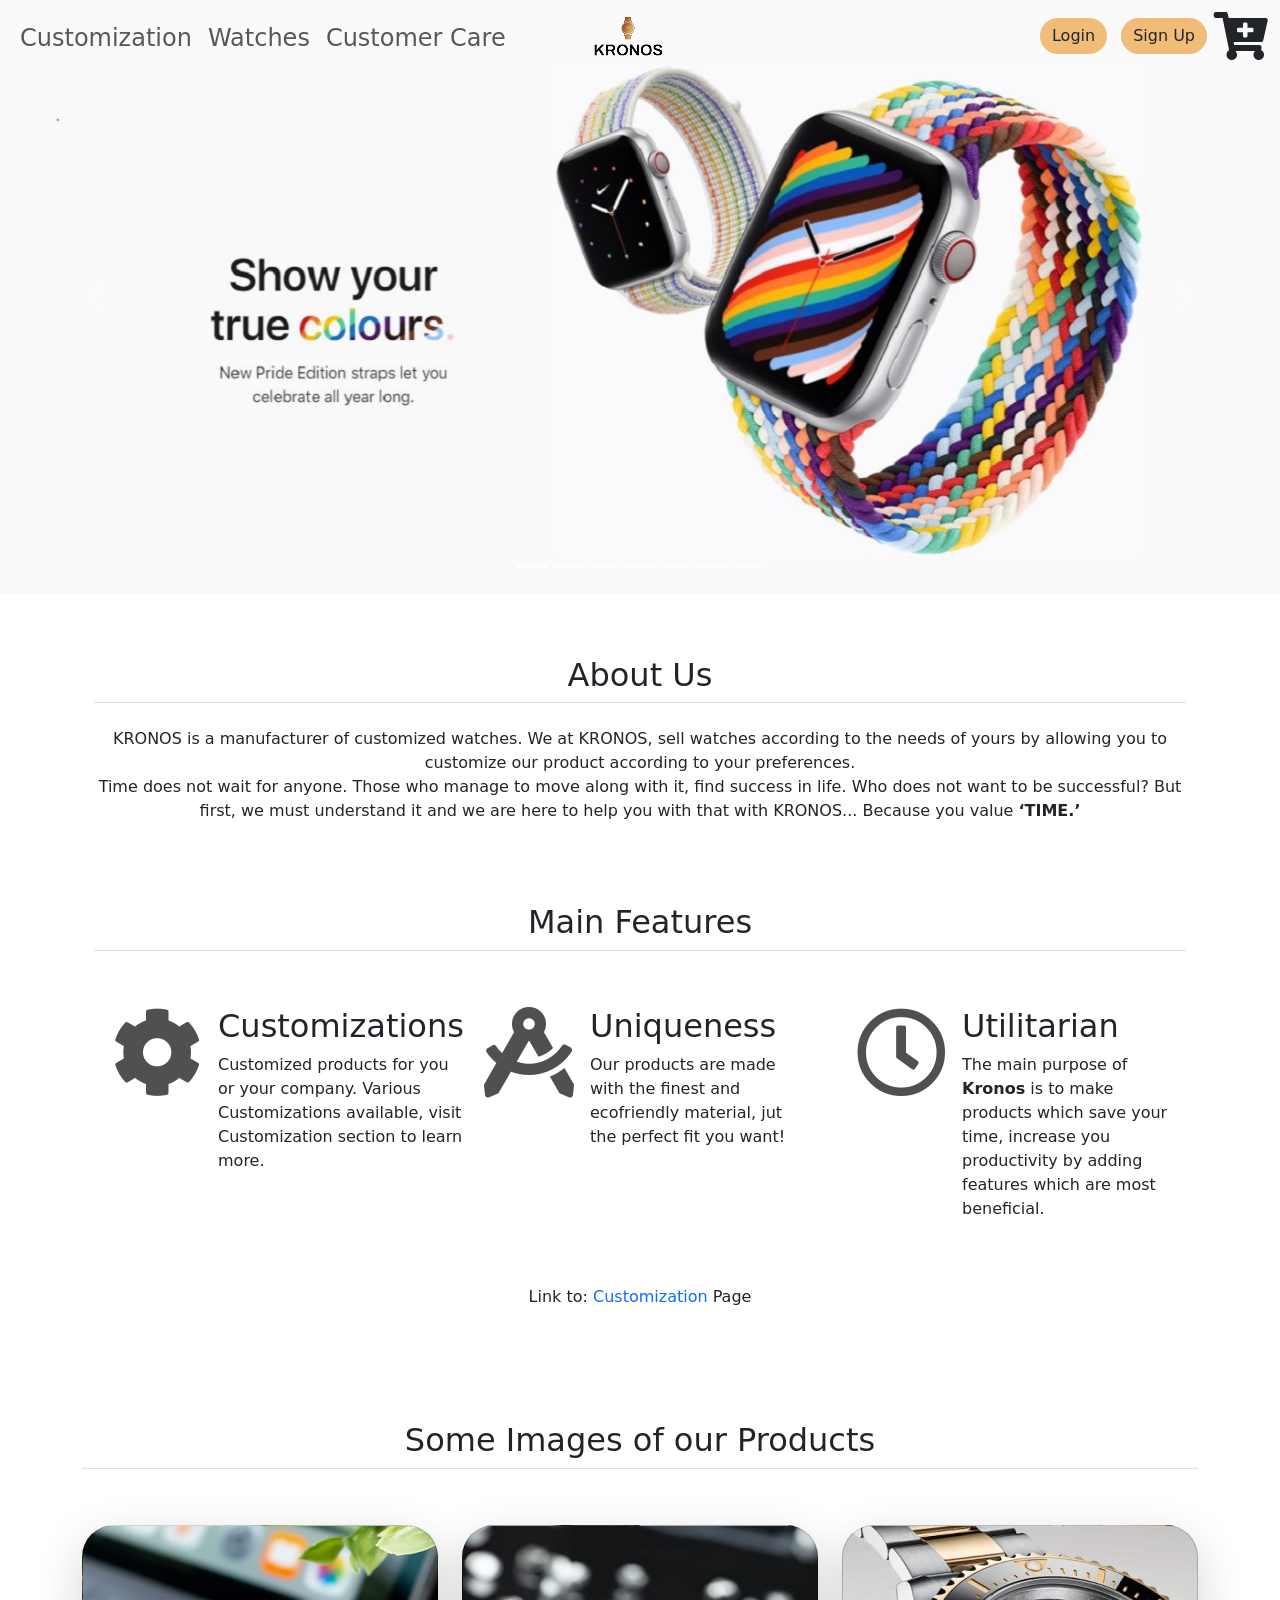
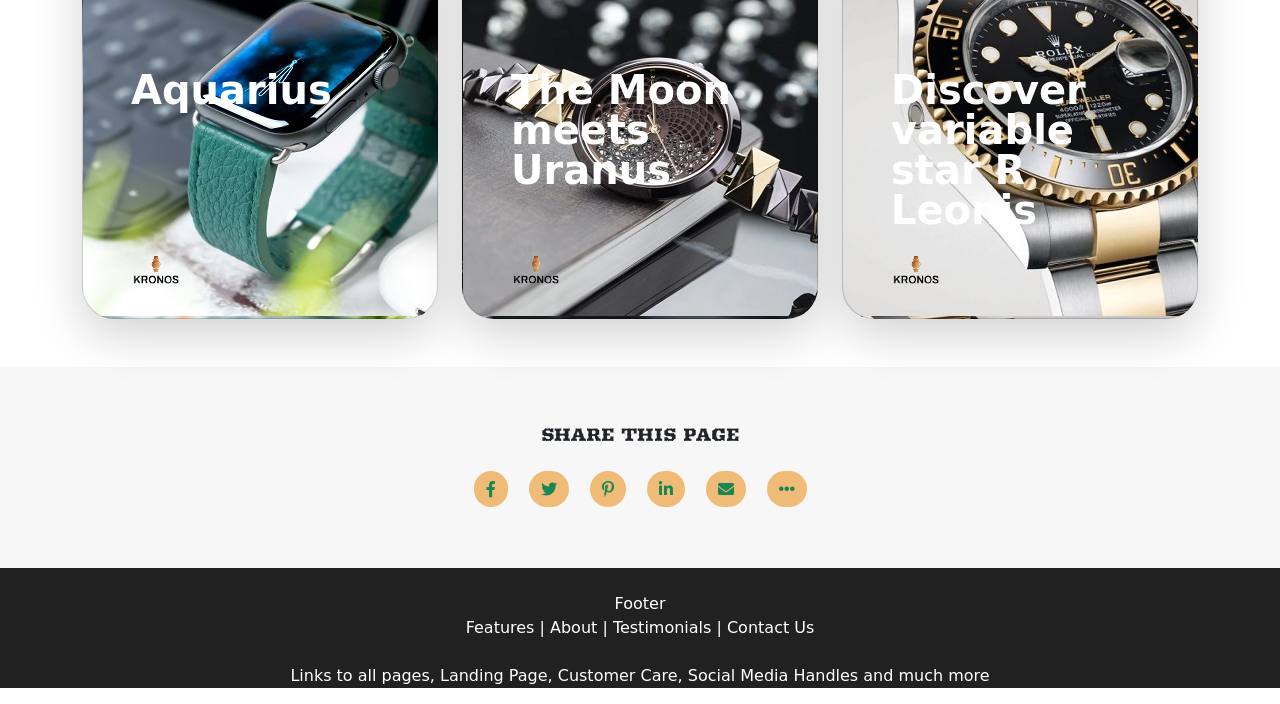
<file: index.html>
<!DOCTYPE html>
<html lang="en">

<head>
    <meta charset="UTF-8">
    <meta http-equiv="X-UA-Compatible" content="IE=edge">
    <meta name="viewport" content="width=device-width, initial-scale=1.0">
    <link rel="stylesheet" href="https://cdnjs.cloudflare.com/ajax/libs/font-awesome/5.15.2/css/all.min.css"
        integrity="sha512-HK5fgLBL+xu6dm/Ii3z4xhlSUyZgTT9tuc/hSrtw6uzJOvgRr2a9jyxxT1ely+B+xFAmJKVSTbpM/CuL7qxO8w=="
        crossorigin="anonymous" />
    <link href="https://cdn.jsdelivr.net/npm/bootstrap@5.0.2/dist/css/bootstrap.min.css" rel="stylesheet"
        integrity="sha384-EVSTQN3/azprG1Anm3QDgpJLIm9Nao0Yz1ztcQTwFspd3yD65VohhpuuCOmLASjC" crossorigin="anonymous">
    <link rel="stylesheet" href="kronos_landing_page.css">

    <!--Arbutus Font-->
    <link href='https://fonts.googleapis.com/css?family=Arbutus' rel='stylesheet'>
    <title>Landing Page</title>
</head>

<body>
    <!--Navbar-->
    <nav title="Navbar" class="navbar fixed-top navbar-expand-lg navbar-light ">
        <div class="container-fluid">
            <!--Toggle Button-->
            <button class="navbar-toggler" type="button" data-bs-toggle="collapse"
                data-bs-target="#navbarSupportedContent" aria-controls="navbarSupportedContent" aria-expanded="false"
                aria-label="Toggle navigation">
                <span class="navbar-toggler-icon"></span>
            </button>
            <div class="collapse navbar-collapse" id="navbarSupportedContent">
                <!--Unordered list-->
                <ul class="navbar-nav me-auto mb-auto mb-lg-auto">
                    <li class="nav-item">
                        <a class="nav-link mt-1" style="font-size: 1.5rem;" aria-current="page"
                            href="./Customizations Page/Customizations.html">Customization</a>
                    </li>
                    <li class="nav-item">
                        <a class="nav-link mt-1" style="font-size: 1.5rem;" aria-current="page"
                            href="./Watches Page/Watches_Page.html">Watches</a>
                    </li>
                    <li class="nav-item">
                        <a class="nav-link mt-1" style="font-size: 1.5rem;" aria-current="page"
                            href="./Customer Care Page/customer.html">Customer Care</a>
                    </li>
                </ul>
                <a class="navbar-brand brand d-flex justify-content-center"><img
                        src="./Images/KRONOS_logo-removebg-preview-removebg-preview.png" alt="Logo" /></a>

                <!--Login-->
                <!-- Button trigger modal -->
                <button type="button" class="btn btn1" data-bs-toggle="modal" data-bs-target="#LoginModal">
                    Login
                </button>

                <!--Sign Up-->
                <!-- Button trigger modal -->
                <button type="button" class="btn btn1" data-bs-toggle="modal" data-bs-target="#SignupModal">
                    Sign Up
                </button>
            </div>
            <i class="fa fa-duotone fa-cart-plus" style="font-size:3rem;"></i>

        </div>
    </nav>


    <!-- Modal -->
    <div class="modal fade" id="LoginModal" tabindex="-1" aria-labelledby="LoginModalLabel" aria-hidden="true">
        <div class="modal-dialog">
            <div class="modal-content">
                <div class="modal-header text-dark bg1">
                    <h5 class="modal-title" id="LoginModalLabel">Login</h5>
                    <button type="button" class="btn-close" data-bs-dismiss="modal" aria-label="Close"></button>
                </div>
                <div class="modal-body text-dark bg1">
                    <!--Form-->
                    <form>
                        <div class="mb-3">
                            <label for="exampleInputEmail1" class="form-label">Email
                                address</label>
                            <input type="email" class="form-control" id="exampleInputEmail1"
                                aria-describedby="emailHelp">
                            <div id="emailHelp" class="form-text">We'll never share your email
                                with anyone else.</div>
                        </div>
                        <div class="mb-3">
                            <label for="exampleInputPassword1" class="form-label">Password</label>
                            <input type="password" class="form-control" id="exampleInputPassword1">
                        </div>
                        <div class="mb-3 form-check">
                            <input type="checkbox" class="form-check-input" id="exampleCheck1">
                            <label class="form-check-label" for="exampleCheck1">Check me
                                out</label>
                        </div>
                        <button type="submit" class="btn btn-primary" data-bs-dismiss="modal">Submit</button>
                    </form>
                </div>
                <div class="modal-footer text-dark bg1">
                    <button type="button" class="btn btn-secondary" data-bs-dismiss="modal">Close</button>
                </div>
            </div>
        </div>
    </div>
    </div>


    <!-- Modal -->
    <div class="modal fade" id="SignupModal" tabindex="-1" aria-labelledby="SignupModalLabel" aria-hidden="true">
        <div class="modal-dialog">
            <div class="modal-content">
                <div class="modal-header text-dark bg1">
                    <h5 class="modal-title" id="SignupModalLabel">Sign Up</h5>
                    <button type="button" class="btn-close" data-bs-dismiss="modal" aria-label="Close"></button>
                </div>
                <div class="modal-body text-dark bg1">
                    <form>
                        <div class="mb-3">
                            <label for="exampleInputEmail1" class="form-label">Email
                                address</label>
                            <input type="email" class="form-control" id="exampleInputEmail2"
                                aria-describedby="emailHelp">
                            <div id="emailHelp2" class="form-text">We'll never share your email
                                with anyone else.</div>
                        </div>
                        <div class="mb-3">
                            <label for="exampleInputPassword1" class="form-label">Password</label>
                            <input type="password" class="form-control" id="exampleInputPassword2">
                        </div>
                        <div class="mb-3">
                            <label for="exampleInputPassword1" class="form-label">Confirm
                                Password</label>
                            <input type="password" class="form-control" id="exampleInputPassword3">
                        </div>
                        <button type="submit" class="btn btn-primary" data-bs-dismiss="modal">Submit</button>
                    </form>
                </div>
                <div class="modal-footer text-dark bg1">
                    <button type="button" class="btn btn-secondary" data-bs-dismiss="modal">Close</button>
                </div>
            </div>
        </div>
    </div>
    </div>



    <!--CAROUSELS-->

    <div id="carouselExampleCaptions" class="carousel slide carousel-fade" title="Carousel" data-bs-ride="carousel">
        <div class="carousel-indicators">
            <button type="button" data-bs-target="#carouselExampleCaptions" data-bs-slide-to="0" class="active"
                aria-current="true" aria-label="Slide 1"></button>
            <button type="button" data-bs-target="#carouselExampleCaptions" data-bs-slide-to="1"
                aria-label="Slide 2"></button>
            <button type="button" data-bs-target="#carouselExampleCaptions" data-bs-slide-to="2"
                aria-label="Slide 3"></button>
            <button type="button" data-bs-target="#carouselExampleCaptions" data-bs-slide-to="3"
                aria-label="Slide 4"></button>
            <button type="button" data-bs-target="#carouselExampleCaptions" data-bs-slide-to="4"
                aria-label="Slide 5"></button>
            <button type="button" data-bs-target="#carouselExampleCaptions" data-bs-slide-to="5"
                aria-label="Slide 6"></button>
            <button type="button" data-bs-target="#carouselExampleCaptions" data-bs-slide-to="6"
                aria-label="Slide 7"></button>
        </div>
        <div class="carousel-inner">
            <div class="carousel-item active">
                <img src="Images/carousel1.jpg" class="d-block w-100" alt="...">
            </div>
            <div class="carousel-item">
                <img src="Images/carousel2.jpg" class="d-block w-100" alt="...">
            </div>
            <div class="carousel-item">
                <img src="Images/carousel3.jpg" style="background: currentColor;" class="d-block w-100" alt="...">
            </div>
            <div class="carousel-item">
                <img src="Images/carousel4.jpg" style="background: currentColor;" class="d-block w-100" alt="...">
            </div>
            <div class="carousel-item">
                <img src="Images/carousel5.jpg" style="background: currentColor;" class="d-block w-100" alt="...">
            </div>
            <div class="carousel-item">
                <img src="Images/carousel6.jpg" style="background: currentColor;" class="d-block w-100" alt="...">
            </div>
            <div class="carousel-item">
                <img src="Images/carousel7.jpg" style="background: currentColor;" class="d-block w-100" alt="...">
            </div>
        </div>
        <button class="carousel-control-prev" type="button" data-bs-target="#carouselExampleCaptions"
            data-bs-slide="prev">
            <span class="carousel-control-prev-icon" aria-hidden="true"></span>
            <span class="visually-hidden">Previous</span>
        </button>
        <button class="carousel-control-next" type="button" data-bs-target="#carouselExampleCaptions"
            data-bs-slide="next">
            <span class="carousel-control-next-icon" aria-hidden="true"></span>
            <span class="visually-hidden">Next</span>
        </button>
    </div>

    <!--FEATURES-->

    <div class="descandfeat">
        <div class="container px-4 py-3 just" id="hanging-icons">
            <center>
                <h2 class="pb-2 border-bottom">About Us</h2>
                <p style="padding-top:1rem">KRONOS is a manufacturer of customized watches. We at KRONOS, sell watches
                    according to the needs of yours by allowing you to customize our product according to your
                    preferences.<br>Time does not wait for anyone. Those who manage to move along with it, find success
                    in life. Who does not want to be successful? But first, we must understand it and we are here to
                    help you with that with KRONOS... Because you value <strong>‘TIME.’</strong></p>
            </center>

        </div>
        <div class="container px-4 py-5" id="hanging-icons">
            <center>
                <h2 class="pb-2 border-bottom">Main Features</h2>
            </center>


            <div class="row g-4 py-5 row-cols-1 row-cols-lg-3">
                <!--FIRST FEATURE-->
                <div class="col d-flex align-items-start" style="padding-left: 30px;padding-right: 30px;">
                    <div class="icon-square bg-light text-dark flex-shrink-0 me-3">
                        <i class="fas fa-cog"
                            style="font-size: 90px; background-color: white; color: rgb(80, 80, 80);"></i>
                    </div>
                    <div>
                        <h2>Customizations</h2>
                        <p>Customized products for you or your company. Various Customizations available, visit
                            Customization section to learn more.</p>
                    </div>
                </div>

                <!--SECOND FEATURE-->
                <div class="col d-flex align-items-start" style="padding-left: 30px;padding-right: 30px;">
                    <div class="icon-square bg-light text-dark flex-shrink-0 me-3">

                        <i class="fas fa-drafting-compass"
                            style="font-size: 90px; background-color: white; color: rgb(80, 80, 80);"></i>
                    </div>
                    <div>
                        <h2>Uniqueness</h2>
                        <p>Our products are made with the finest and ecofriendly material, jut the perfect fit you want!
                        </p>
                    </div>
                </div>

                <!--THIRD FEATURE-->
                <div class="col d-flex align-items-start" style="padding-left: 30px;padding-right: 30px;">
                    <div class="icon-square bg-light text-dark flex-shrink-0 me-3">
                        <i class="far fa-clock"
                            style="font-size: 90px; background-color: white; color: rgb(80, 80, 80);"></i>
                    </div>
                    <div>
                        <h2>Utilitarian</h2>
                        <p>The main purpose of <strong>Kronos</strong> is to make products which save your time,
                            increase you productivity by
                            adding features which are most beneficial.</p>
                    </div>
                </div>
            </div>
            <center>
                <p>Link to: <a href="../Customizations Page/Customizations.html"
                        style="text-decoration: none;">Customization</a> Page</p>

            </center>
        </div>
    </div>


    <!--Images-->

    <div class="container pt-5" id="custom-cards">
        <center>
            <h2 class="pb-2 border-bottom">Some Images of our Products</h2>
        </center>

        <div class="row row-cols-3 align-items-stretch py-5">
            <div class="col">
                <div class="card card-cover h-100 overflow-hidden text-white bg-dark rounded-5 shadow-lg"
                    style="background-image: url(Images/someimages1.jpg);">
                    <div class="d-flex flex-column h-100 p-5 pb-3 text-white text-shadow-1">
                        <h2 class="pt-5 mt-5 mb-4 display-6 lh-1 fw-bold">Aquarius
                        </h2>
                        <ul class="d-flex list-unstyled mt-auto">
                            <li class="me-auto">
                                <img src="Images\KRONOS_logo-removebg-preview-removebg-preview.png" alt="Bootstrap"
                                    width="50" height="32">
                            </li>
                        </ul>
                    </div>
                </div>
            </div>

            <div class="col">
                <div class="card card-cover h-100 overflow-hidden text-white bg-dark rounded-5 shadow-lg"
                    style="background-image: url(Images/someimages2.jpg);">
                    <div class="d-flex flex-column h-100 p-5 pb-3 text-white text-shadow-1">
                        <h2 class="pt-5 mt-5 mb-4 display-6 lh-1 fw-bold">The Moon meets Uranus</h2>
                        <ul class="d-flex list-unstyled mt-auto">
                            <li class="me-auto">
                                <img src="Images\KRONOS_logo-removebg-preview-removebg-preview.png" alt="Bootstrap"
                                    width="50" height="32">
                            </li>
                        </ul>
                    </div>
                </div>
            </div>

            <div class="col">
                <div class="card card-cover h-100 overflow-hidden text-white bg-dark rounded-5 shadow-lg"
                    style="background-image: url(Images/someimage3.jpg);">
                    <div class="d-flex flex-column h-100 p-5 pb-3 text-shadow-1">
                        <h2 class="pt-5 mt-5 mb-4 display-6 lh-1 fw-bold">Discover variable star R Leonis</h2>
                        <ul class="d-flex list-unstyled mt-auto">
                            <li class="me-auto">
                                <img src="Images\KRONOS_logo-removebg-preview-removebg-preview.png" alt="Bootstrap"
                                    width="50" height="32">
                            </li>
                        </ul>
                    </div>
                </div>
            </div>
        </div>
    </div>

    <!--FOOTER-->

    <!--Main div-->
    <div class="main">
        <div class="share">
            <br><br>
            <p>SHARE THIS PAGE</p>
            <!--Icons-->
            <div class="icons">
                <button type="button" class="btn btn-outline-success" title="Share this page on Facebook New tab"><i
                        class="fab fa-facebook-f"></i></button>
                <button type="button" class="btn btn-outline-success" title="Share this page on Twitter New tab"><i
                        class="fab fa-twitter"></i></button>
                <button type="button" class="btn btn-outline-success" title="Share this page on Pinterest New tab"><i
                        class="fab fa-pinterest-p"></i></button>
                <button type="button" class="btn btn-outline-success" title="Share this page on Linkedin New tab"><i
                        class="fab fa-linkedin-in"></i></button>
                <button type="button" class="btn btn-outline-success" title="Share this page on Email New tab"><i
                        class="fa fa-envelope"></i></button>
                <button type="button" class="btn btn-outline-success" title="View more social networks"><i
                        class="fas fa-ellipsis-h"></i></button>
                <br><br><br>
            </div>
        </div>

        <div class="footer">
            <div class="links">
                <br>
                <p>Footer <br> Features | About | Testimonials | Contact Us <br><br> Links to all pages, Landing Page,
                    Customer Care, Social Media Handles and much more</p>
            </div>
            <!--Footer-->
            <footer>
                
              
            </footer>
        </div>
    </div>


    <script src="https://cdn.jsdelivr.net/npm/@popperjs/core@2.9.2/dist/umd/popper.min.js"
        integrity="sha384-IQsoLXl5PILFhosVNubq5LC7Qb9DXgDA9i+tQ8Zj3iwWAwPtgFTxbJ8NT4GN1R8p"
        crossorigin="anonymous"></script>
    <script src="https://cdn.jsdelivr.net/npm/bootstrap@5.0.2/dist/js/bootstrap.min.js"
        integrity="sha384-cVKIPhGWiC2Al4u+LWgxfKTRIcfu0JTxR+EQDz/bgldoEyl4H0zUF0QKbrJ0EcQF"
        crossorigin="anonymous"></script>

</body> 


</html>
</file>
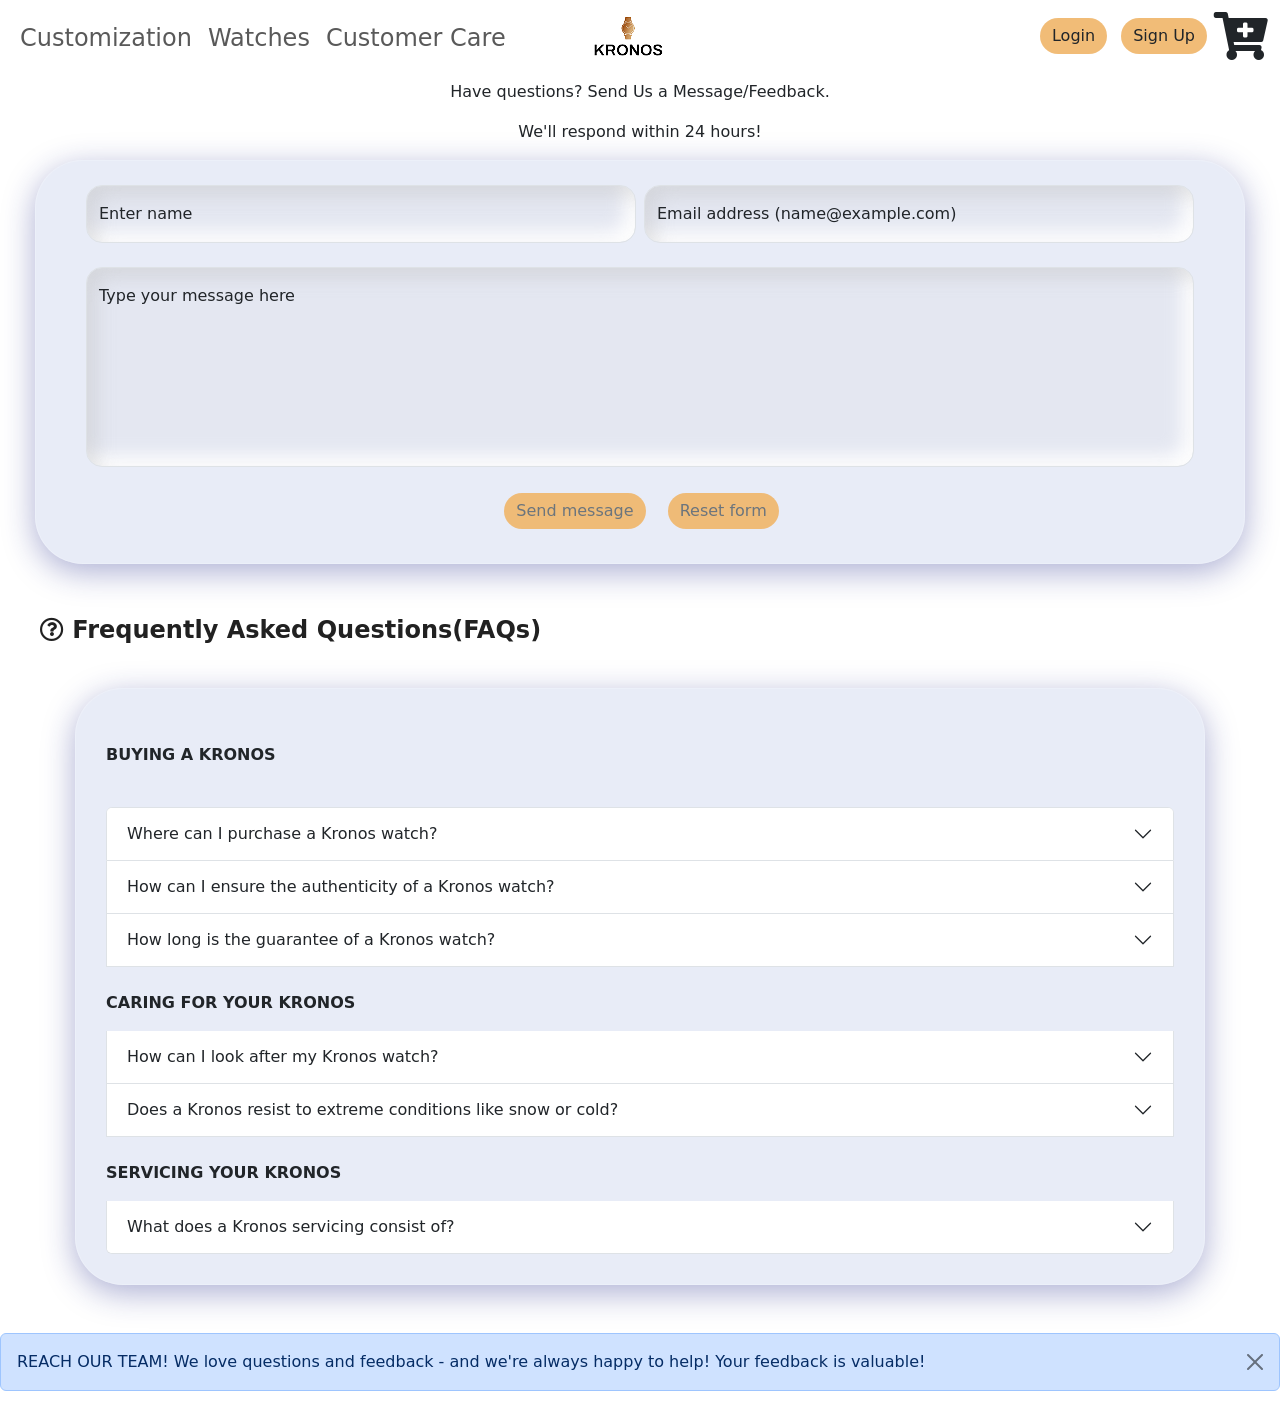
<file: Customer Care Page/customer.html>
<!DOCTYPE html>
<html lang="en">

<head>
    <meta charset="UTF-8">
    <meta http-equiv="X-UA-Compatible" content="IE=edge">
    <meta name="viewport" content="width=device-width, initial-scale=1.0">
    <title>Customer Care</title>

    <link rel="stylesheet" href="https://cdnjs.cloudflare.com/ajax/libs/font-awesome/5.15.2/css/all.min.css"
        integrity="sha512-HK5fgLBL+xu6dm/Ii3z4xhlSUyZgTT9tuc/hSrtw6uzJOvgRr2a9jyxxT1ely+B+xFAmJKVSTbpM/CuL7qxO8w=="
        crossorigin="anonymous" />
    <link href="https://cdn.jsdelivr.net/npm/bootstrap@5.0.2/dist/css/bootstrap.min.css" rel="stylesheet"
        integrity="sha384-EVSTQN3/azprG1Anm3QDgpJLIm9Nao0Yz1ztcQTwFspd3yD65VohhpuuCOmLASjC" crossorigin="anonymous">
    <link rel="stylesheet" href="kronos_CustomerCare_Page.css">
</head>

<body>
    <!--Navbar-->
    <nav class="navbar fixed-top navbar-expand-lg navbar-light ">
        <div class="container-fluid">

            <!--Toggle Button-->
            <button class="navbar-toggler" type="button" data-bs-toggle="collapse"
                data-bs-target="#navbarSupportedContent" aria-controls="navbarSupportedContent" aria-expanded="false"
                aria-label="Toggle navigation">
                <span class="navbar-toggler-icon"></span>
            </button>
            <div class="collapse navbar-collapse" id="navbarSupportedContent">
                <!--Unordered list-->
                <ul class="navbar-nav me-auto mb-auto mb-lg-auto">
                    <li class="nav-item">
                        <a class="nav-link mt-1" style="font-size: 1.5rem;" aria-current="page"
                            href="../Customizations Page/Customizations.html">Customization</a>
                    </li>
                    <li class="nav-item">
                        <a class="nav-link mt-1" style="font-size: 1.5rem;" aria-current="page" href="../Watches Page/Watches_Page.html">Watches</a>
                    </li>
                    <li class="nav-item">
                        <a class="nav-link mt-1" style="font-size: 1.5rem;" aria-current="page"
                            href="customer.html">Customer Care</a>
                    </li>
                </ul>
                <a class="navbar-brand brand d-flex justify-content-center" href="../index.html"><img
                        src="Images/KRONOS_logo-removebg-preview-removebg-preview.png" alt="Logo" /></a>
                <!--Login-->

                <!-- Button trigger modal -->
                <button type="button" class="btn btn1" data-bs-toggle="modal" data-bs-target="#LoginModal">
                    Login
                </button>



                <!--Sign Up-->

                <!-- Button trigger modal -->
                <button type="button" class="btn btn1" data-bs-toggle="modal" data-bs-target="#SignupModal">
                    Sign Up
                </button>




                <i class="fa fa-duotone fa-cart-plus" style="font-size:3rem;"></i>
            </div>
    </nav>

    <!-- Modal -->
    <div class="modal fade" id="LoginModal" tabindex="-1" aria-labelledby="LoginModalLabel" aria-hidden="true">
        <div class="modal-dialog">
            <div class="modal-content">
                <div class="modal-header text-dark bg1">
                    <h5 class="modal-title" id="LoginModalLabel">Login</h5>
                    <button type="button" class="btn-close" data-bs-dismiss="modal" aria-label="Close"></button>
                </div>
                <div class="modal-body text-dark bg1">
                    <!--Form-->
                    <form>
                        <div class="mb-3">
                            <label for="exampleInputEmail1" class="form-label">Email
                                address</label>
                            <input type="email" class="form-control" id="exampleInputEmail1"
                                aria-describedby="emailHelp">
                            <div id="emailHelp" class="form-text">We'll never share your email
                                with anyone else.</div>
                        </div>
                        <div class="mb-3">
                            <label for="exampleInputPassword1" class="form-label">Password</label>
                            <input type="password" class="form-control" id="exampleInputPassword1">
                        </div>
                        <div class="mb-3 form-check">
                            <input type="checkbox" class="form-check-input" id="exampleCheck1">
                            <label class="form-check-label" for="exampleCheck1">Check me
                                out</label>
                        </div>
                        <button type="submit" class="btn btn-primary" data-bs-dismiss="modal">Submit</button>
                    </form>
                </div>
                <div class="modal-footer text-dark bg1">
                    <button type="button" class="btn btn-secondary" data-bs-dismiss="modal">Close</button>
                </div>
            </div>
        </div>
    </div>
    </div>

    <!-- Modal -->
    <div class="modal fade" id="SignupModal" tabindex="-1" aria-labelledby="SignupModalLabel" aria-hidden="true">
        <div class="modal-dialog">
            <div class="modal-content">
                <div class="modal-header text-dark bg1">
                    <h5 class="modal-title" id="SignupModalLabel">Sign Up</h5>
                    <button type="button" class="btn-close" data-bs-dismiss="modal" aria-label="Close"></button>
                </div>
                <div class="modal-body text-dark bg1">
                    <form>
                        <div class="mb-3">
                            <label for="exampleInputEmail1" class="form-label">Email
                                address</label>
                            <input type="email" class="form-control" id="exampleInputEmail2"
                                aria-describedby="emailHelp">
                            <div id="emailHelp2" class="form-text">We'll never share your email
                                with anyone else.</div>
                        </div>
                        <div class="mb-3">
                            <label for="exampleInputPassword1" class="form-label">Password</label>
                            <input type="password" class="form-control" id="exampleInputPassword2">
                        </div>
                        <div class="mb-3">
                            <label for="exampleInputPassword1" class="form-label">Confirm
                                Password</label>
                            <input type="password" class="form-control" id="exampleInputPassword3">
                        </div>
                        <button type="submit" class="btn btn-primary" data-bs-dismiss="modal">Submit</button>
                    </form>
                </div>
                <div class="modal-footer text-dark bg1">
                    <button type="button" class="btn btn-secondary" data-bs-dismiss="modal">Close</button>
                </div>
            </div>
        </div>
    </div>
    </div>

    <!--CONTACT NAVBAR-->
    <!-- <nav class="navbar navbar-expand-lg navbar-light bg-light">
        <div class="container-fluid" style="background-color: #343A40; height: 50px;">
            <span style="color: white; margin-left: 12px;">CONTACT</span>
            <button class="navbar-toggler" type="button" data-bs-toggle="collapse"
                data-bs-target="#navbarSupportedContent" aria-controls="navbarSupportedContent" aria-expanded="false"
                aria-label="Toggle navigation">
                <span class="navbar-toggler-icon"></span>
            </button>
        </div>
    </nav> -->

    <!--Paragraph-->
    <div class="main1" style="text-align: center;">
        <p>Have questions? Send Us a Message/Feedback.</p>
        <p> We'll respond within 24 hours!</p>
    </div>

    <!--FORM-->
    <div class="container1"><br>
        <form style="text-align: center;">
            <div class="main2" style="margin-left: 50px; margin-right: 50px;">

                <div class="row g-2">

                    <div class="col-md">
                        <div class="form-floating">
                            <input type="email" class="form-control" id="floatingInputGrid"
                                placeholder="name@example.com">
                            <label for="floatingInputGrid">Enter name</label>
                        </div>
                    </div>

                    <div class="col-md">
                        <div class="form-floating">
                            <input type="email" class="form-control" id="floatingInputGrid"
                                placeholder="name@example.com">
                            <label for="floatingInputGrid">Email address (name@example.com)</label>
                        </div>
                    </div>
                </div><br>
                <div class="mb-3">
                    <div class="form-floating">

                        <input type="email" class="form-control" id="floatingInputGrid" placeholder="name@example.com"
                            style="height: 200px;">
                        <label for="floatingInputGrid">Type your message here</label>
                    </div>
                </div>
            </div>

            <!--Send Message Button-->
            <button type="submit" class="btn  btn-outline-secondary" style="margin: 10px;">
                Send message
            </button>

            <!--Reset Form Button-->
            <button type="reset" class="btn btn-outline-secondary">
                Reset form
            </button>
        </form><br>
    </div><br><br>

    <!--FAQs Accordian-->
    <div class="accordion accordion-flush" id="accordionFlushExample" style="margin-left:40px; margin-right: 40px;">

        <p style="font-size:x-large; color: #212121;"><b><i class="far fa-question-circle"></i> Frequently Asked
                Questions(FAQs)</b></p><br>
        <div class="container2" style="padding: 30px;"><br>
            <p><b>BUYING A KRONOS</b></p><br>

            <!--1st-->
            <div class="accordion-item">
                <h2 class="accordion-header" id="flush-headingOne">
                    <button class="accordion-button collapsed" type="button" data-bs-toggle="collapse"
                        data-bs-target="#flush-collapseOne" aria-expanded="false" aria-controls="flush-collapseOne">
                        Where can I purchase a Kronos watch?
                    </button>
                </h2>
                <div id="flush-collapseOne" class="accordion-collapse collapse" aria-labelledby="flush-headingOne"
                    data-bs-parent="#accordionFlushExample">
                    <div class="accordion-body">New and genuine Kronos watches are exclusively sold by Official Kronos
                        Retailers, who warrant the authenticity of your Kronos and ensure its international five-year
                        guarantee.</div>
                </div>
            </div>

            <!--2nd-->
            <div class="accordion-item">
                <h2 class="accordion-header" id="flush-headingTwo">
                    <button class="accordion-button collapsed" type="button" data-bs-toggle="collapse"
                        data-bs-target="#flush-collapseTwo" aria-expanded="false" aria-controls="flush-collapseTwo">
                        How can I ensure the authenticity of a Kronos watch?
                    </button>
                </h2>
                <div id="flush-collapseTwo" class="accordion-collapse collapse" aria-labelledby="flush-headingTwo"
                    data-bs-parent="#accordionFlushExample">
                    <div class="accordion-body">Kronos watches should be only purchased from Official Kronos Retailers,
                        who
                        are authorized to sell and maintain Kronos watches. With the necessary skill, training, know-how
                        and
                        special equipment on site, they guarantee the authenticity of each and every part of your Rolex,
                        and
                        can ensure its reliability over time.</div>
                </div>
            </div>

            <!--3rd-->
            <div class="accordion-item">
                <h2 class="accordion-header" id="flush-headingThree">
                    <button class="accordion-button collapsed" type="button" data-bs-toggle="collapse"
                        data-bs-target="#flush-collapseThree" aria-expanded="false" aria-controls="flush-collapseThree">
                        How long is the guarantee of a Kronos watch?
                    </button>
                </h2>
                <div id="flush-collapseThree" class="accordion-collapse collapse" aria-labelledby="flush-headingThree"
                    data-bs-parent="#accordionFlushExample">
                    <div class="accordion-body">All new Kronos watches have an international five-year guarantee that
                        will
                        be completed and dated by your Official Kronos Retailer at the time of purchase and registered
                        with
                        Kronos.</div>
                </div>
            </div><br>

            <p><b>CARING FOR YOUR KRONOS</b></p>

            <!--4th-->
            <div class="accordion-item">
                <h2 class="accordion-header" id="flush-headingFour">
                    <button class="accordion-button collapsed" type="button" data-bs-toggle="collapse"
                        data-bs-target="#flush-collapseFour" aria-expanded="false" aria-controls="flush-collapseFour">
                        How can I look after my Kronos watch?
                    </button>
                </h2>
                <div id="flush-collapseFour" class="accordion-collapse collapse" aria-labelledby="flush-headingFour"
                    data-bs-parent="#accordionFlushExample">
                    <div class="accordion-body">You can help preserve its lustre by cleaning it occasionally with a
                        microfiber cloth. You can also wash the case and bracelet (except leather straps) from time to
                        time
                        using soapy water and a soft brush. After wearing your watch in the sea, it is important to
                        rinse it
                        with fresh water to remove any salt and sand deposits. Before cleaning your watch, always ensure
                        that the winding crown is screwed down properly against the case to guarantee waterproofness.
                    </div>
                </div>
            </div>

            <!--5th-->

            <div class="accordion-item">
                <h2 class="accordion-header" id="flush-headingFive">
                    <button class="accordion-button collapsed" type="button" data-bs-toggle="collapse"
                        data-bs-target="#flush-collapseFive" aria-expanded="false" aria-controls="flush-collapseFive">
                        Does a Kronos resist to extreme conditions like snow or cold?
                    </button>
                </h2>
                <div id="flush-collapseFive" class="accordion-collapse collapse" aria-labelledby="flush-headingFive"
                    data-bs-parent="#accordionFlushExample">
                    <div class="accordion-body">Kronos watches have proved themselves from the start in the most extreme
                        conditions imaginable – from the depths of the deepest oceans to the summits of the highest
                        mountains,
                        in the air and on the race track. Moreover, to ensure that all Rolex watches can live up to
                        these
                        high
                        expectations, every single one is tested to extremes before it is allowed to leave the Rolex
                        site.
                    </div>
                </div>
            </div><br>

            <p><b>SERVICING YOUR KRONOS</b></p>

            <!--6th-->

            <div class="accordion-item">
                <h2 class="accordion-header" id="flush-headingSix">
                    <button class="accordion-button collapsed" type="button" data-bs-toggle="collapse"
                        data-bs-target="#flush-collapseSix" aria-expanded="false" aria-controls="flush-collapseSix">
                        What does a Kronos servicing consist of?
                    </button>
                </h2>
                <div id="flush-collapseSix" class="accordion-collapse collapse" aria-labelledby="flush-headingSix"
                    data-bs-parent="#accordionFlushExample">
                    <div class="accordion-body">When your watch is serviced by Kronos, the watch is completely
                        dismantled
                        and
                        all of its components are ultrasonically cleaned. Each individual component is closely examined
                        and
                        those that no longer meet Kronos's functional and aesthetic specifications are replaced with
                        genuine
                        Kronos parts. The movement is carefully lubricated then electronically tested to guarantee its
                        timing
                        accuracy; the case and the metal bracelet are meticulously refinished to restore their lustre.
                        Your
                        Kronos then undergoes a series of rigorous technical tests and checks to guarantee its
                        waterproofness,
                        power reserve and precision. After a complete Kronos service, your watch is covered by a service
                        guarantee.</div>
                </div>
            </div>
        </div>
    </div><br><br>

    <!--Alert-->
    <div class="alert alert-primary alert-dismissible fade show" role="alert">
        REACH OUR TEAM! We love questions and feedback - and we're always happy to help! Your feedback is valuable!
        <button type="button" class="btn-close" data-bs-dismiss="alert" aria-label="Close"></button>
    </div>

    <script src="https://cdn.jsdelivr.net/npm/bootstrap@5.0.2/dist/js/bootstrap.bundle.min.js"
        integrity="sha384-MrcW6ZMFYlzcLA8Nl+NtUVF0sA7MsXsP1UyJoMp4YLEuNSfAP+JcXn/tWtIaxVXM"
        crossorigin="anonymous"></script>
</body>

</html>
</file>
<file: kronos_landing_page.css>
.navbar{
    background-color: transparent;
    z-index: 9;
}
.navbar:hover{
    background-color: rgba(255, 255, 255, 0.582);
}
.brand{
    position: absolute;
    left: 50%;
    margin-left: -50px !important;  
    display: block;
}
#carouselExampleCaptions{
    position:absolute;
  width:100%;
  top:0;
}
.btn1:hover{
    color: blueviolet;
}
.bg1{
    background-color: transparent;
}

.descandfeat{
    margin-top: 35rem;
}
@media screen and (max-width:1500px) {
    .descandfeat{
    margin-top: 45rem;
    }
}
@media screen and (max-width:1300px) {
    .descandfeat{
    margin-top: 40rem;
    }
}
@media screen and (max-width:1200px) {
    .descandfeat{
    margin-top: 35rem;
    }
}
@media screen and (max-width:1100px) {
    .descandfeat{
    margin-top: 32rem;
    }
}
@media screen and (max-width:1000px) {
    .descandfeat{
    margin-top: 30rem;
    }
}
@media screen and (max-width:800px) {
    .descandfeat{
    margin-top: 25rem;
    }
}
@media screen and (max-width:600px) {
    .descandfeat{
    margin-top: 20rem;
    }
}
@media screen and (max-width:400px) {
    .descandfeat{
    margin-top: 10rem;
    }
}
.share {
    font-size: large;
    text-align: center;
    font-family: Arbutus;
    background-color: #F7F7F7;
}

.btn {
    margin: 7px;
    border: none;
    border-radius: 100px;
    background-color:rgba(240, 182, 106, 0.911) ;
}

.footer {
    background-color: #212121;
    color: white;
}

.links {
    text-align: center;
}
</file>
<file: Customer Care Page/kronos_CustomerCare_Page.css>
.navbar{
    background-color: transparent;
}
.navbar:hover{
    background-color: rgba(187, 182, 182, 0.582);
}
.main1{
    margin-top: 5rem;
}
.brand{
    position: absolute;
    left: 50%;
    margin-left: -50px !important;  
    display: block;
}

.container1,.container2{
    background: rgba(105, 127, 199, 0.15);
box-shadow: 0 8px 32px 0 rgba( 31, 38, 135, 0.37 );
backdrop-filter: blur( 4.0px );
-webkit-backdrop-filter: blur( 4.0px );
border-radius: 3rem;
border: 1px solid rgba( 255, 255, 255, 0.18 );
margin-right: 35px;
    margin-left: 35px;
}
.form-control{
    border-radius: 1rem;
background: #e2e6eea8;
box-shadow: inset 10px 10px 18px #b5b5b557,
            inset -10px -10px 18px #ffffff;
}
.btn {
    margin: 7px;
    border: none;
    border-radius: 100px;
    background-color:rgba(240, 182, 106, 0.911) ;
}
</file>
